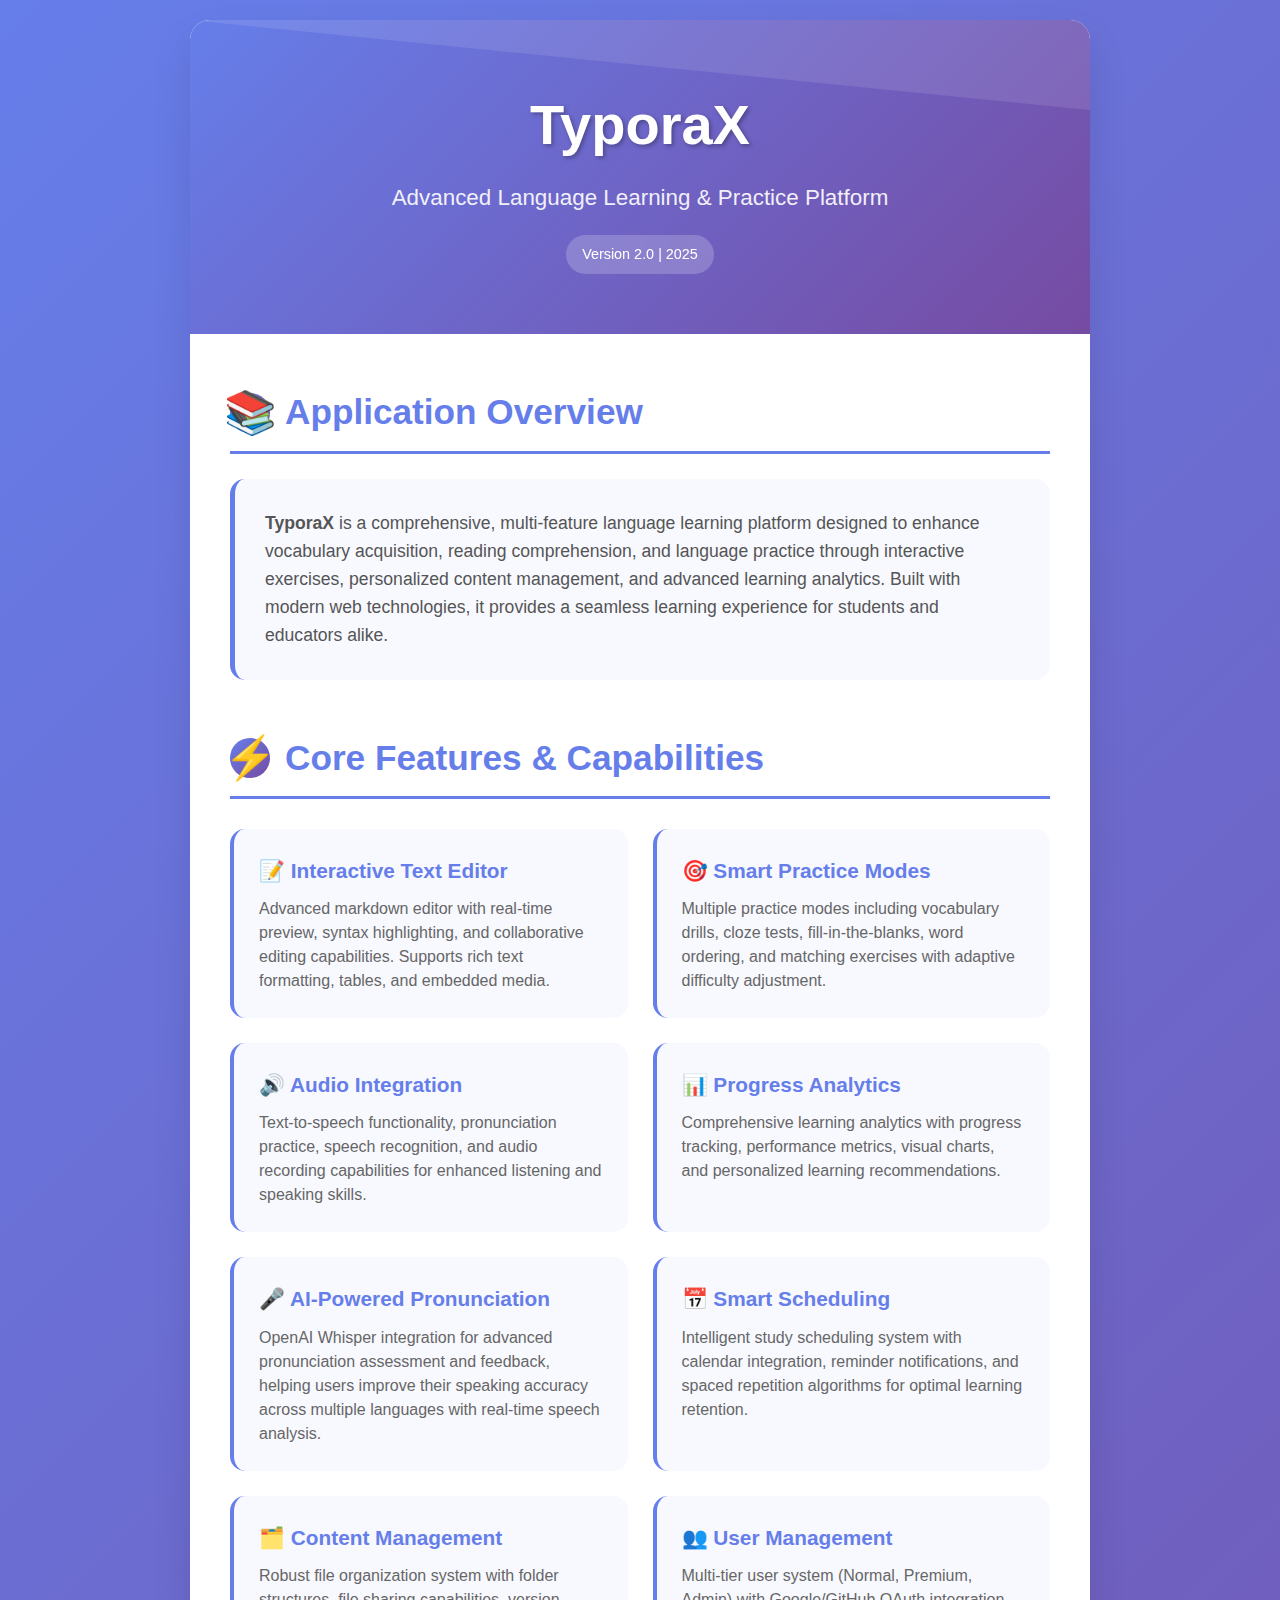
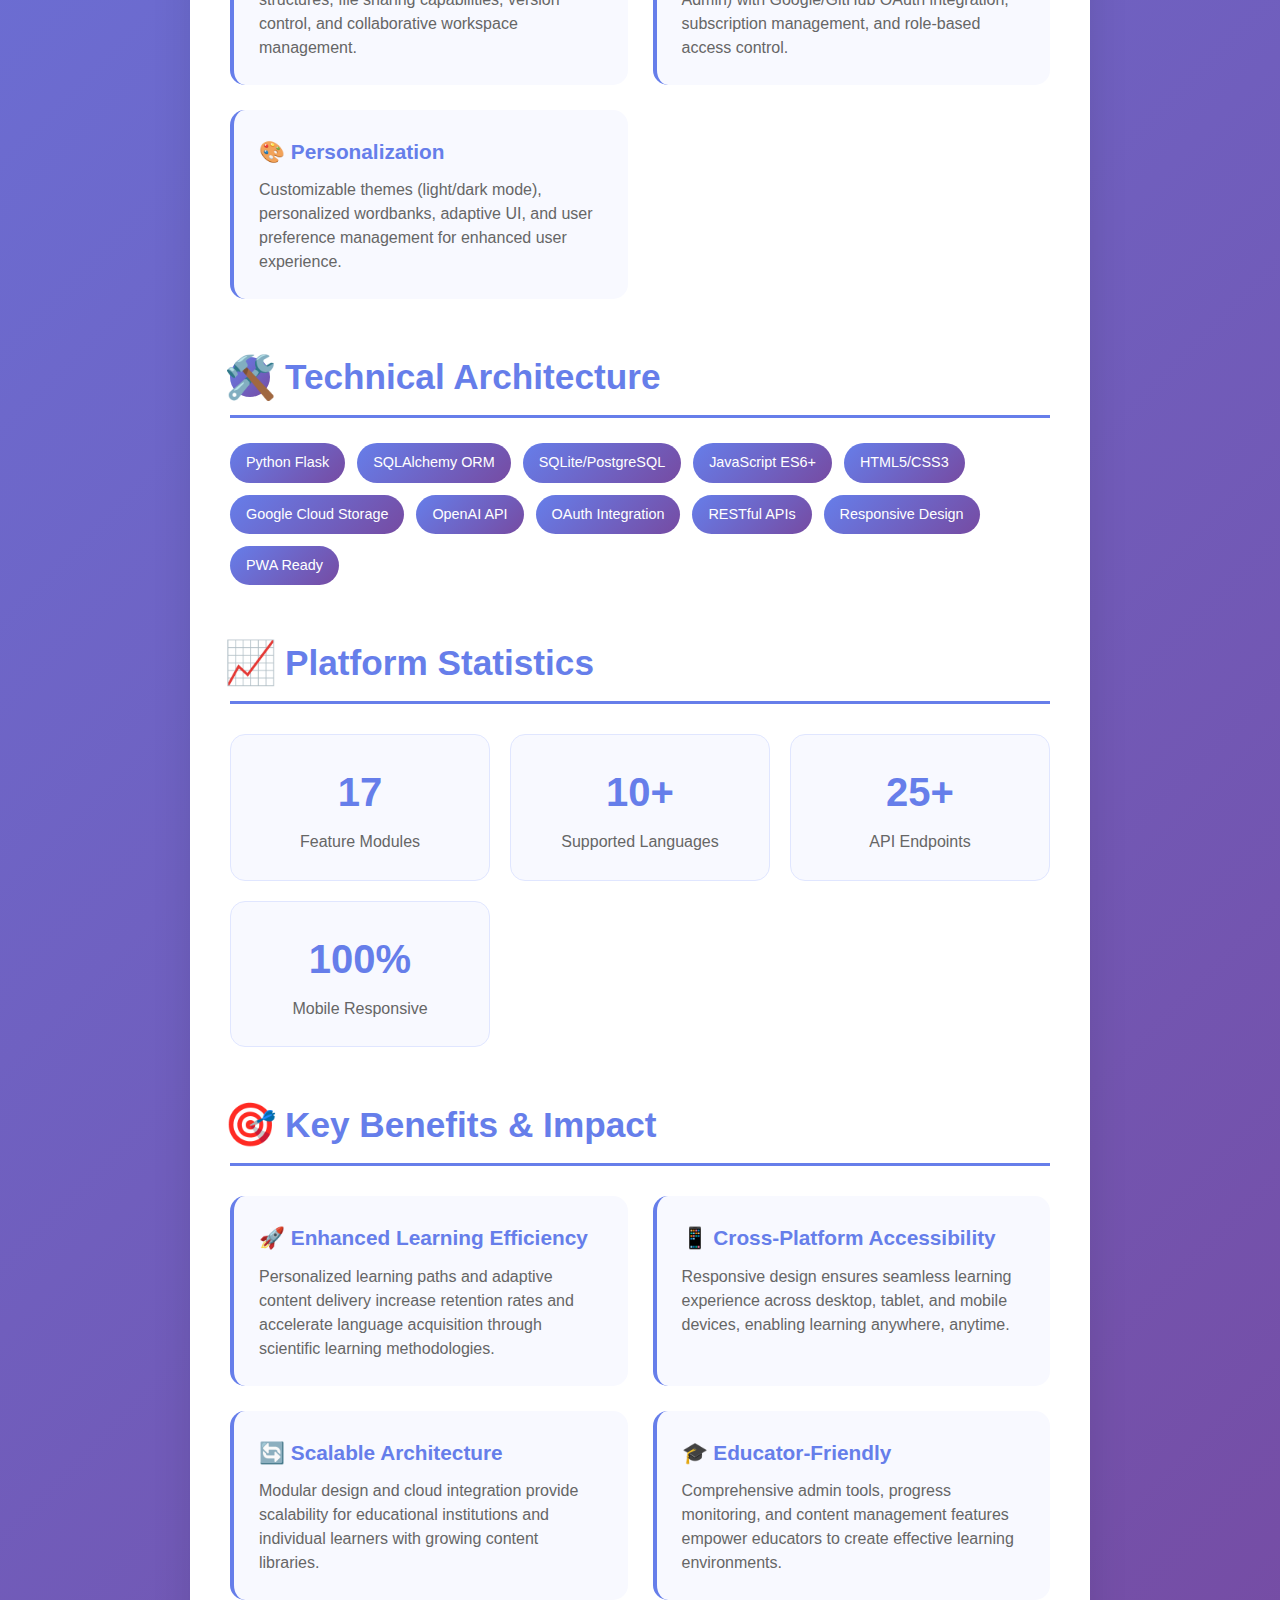
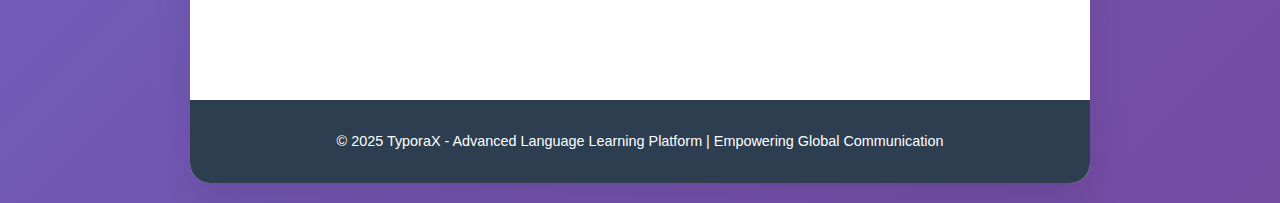
<file: src/templates/cv.html>
<!DOCTYPE html>
<html lang="en">

<head>
    <meta charset="UTF-8">
    <meta name="viewport" content="width=device-width, initial-scale=1.0">
    <link rel="icon" type="image/png" href="{{ url_for('static', filename='img/TyporaX.png') }}">
    <title>TyporaX - Language Learning Platform CV</title>
    <style>
        * {
            margin: 0;
            padding: 0;
            box-sizing: border-box;
        }

        body {
            font-family: 'Segoe UI', Tahoma, Geneva, Verdana, sans-serif;
            line-height: 1.6;
            color: #333;
            background: linear-gradient(135deg, #667eea 0%, #764ba2 100%);
            min-height: 100vh;
            padding: 20px;
        }

        .cv-container {
            max-width: 900px;
            margin: 0 auto;
            background: white;
            border-radius: 20px;
            box-shadow: 0 20px 40px rgba(0, 0, 0, 0.1);
            overflow: hidden;
        }

        .header {
            background: linear-gradient(135deg, #667eea 0%, #764ba2 100%);
            color: white;
            padding: 60px 40px;
            text-align: center;
            position: relative;
        }

        .header::before {
            content: '';
            position: absolute;
            top: 0;
            left: 0;
            right: 0;
            bottom: 0;
            background: url('data:image/svg+xml,<svg xmlns="http://www.w3.org/2000/svg" viewBox="0 0 1000 100" fill="white" fill-opacity="0.1"><polygon points="0,0 1000,0 1000,100"/></svg>');
            background-size: cover;
        }

        .header-content {
            position: relative;
            z-index: 1;
        }

        .app-title {
            font-size: 3.5em;
            font-weight: 700;
            margin-bottom: 10px;
            text-shadow: 2px 2px 4px rgba(0, 0, 0, 0.3);
        }

        .app-subtitle {
            font-size: 1.4em;
            font-weight: 300;
            opacity: 0.9;
            margin-bottom: 20px;
        }

        .app-version {
            display: inline-block;
            background: rgba(255, 255, 255, 0.2);
            padding: 8px 16px;
            border-radius: 20px;
            font-size: 0.9em;
            backdrop-filter: blur(10px);
        }

        .content {
            padding: 50px 40px;
        }

        .section {
            margin-bottom: 50px;
        }

        .section-title {
            font-size: 2.2em;
            color: #667eea;
            margin-bottom: 25px;
            border-bottom: 3px solid #667eea;
            padding-bottom: 10px;
            display: flex;
            align-items: center;
            gap: 15px;
        }

        .section-icon {
            width: 40px;
            height: 40px;
            background: linear-gradient(135deg, #667eea, #764ba2);
            border-radius: 50%;
            display: flex;
            align-items: center;
            justify-content: center;
            color: white;
            font-size: 1.2em;
        }

        .overview {
            font-size: 1.1em;
            color: #555;
            background: #f8f9ff;
            padding: 30px;
            border-radius: 15px;
            border-left: 5px solid #667eea;
        }

        .features-grid {
            display: grid;
            grid-template-columns: repeat(auto-fit, minmax(280px, 1fr));
            gap: 25px;
            margin-top: 30px;
        }

        .feature-card {
            background: #f8f9ff;
            padding: 25px;
            border-radius: 15px;
            border-left: 4px solid #667eea;
            transition: transform 0.3s ease, box-shadow 0.3s ease;
        }

        .feature-card:hover {
            transform: translateY(-5px);
            box-shadow: 0 10px 25px rgba(102, 126, 234, 0.15);
        }

        .feature-title {
            font-size: 1.3em;
            font-weight: 600;
            color: #667eea;
            margin-bottom: 10px;
            display: flex;
            align-items: center;
            gap: 10px;
        }

        .feature-description {
            color: #666;
            line-height: 1.5;
        }

        .tech-stack {
            display: flex;
            flex-wrap: wrap;
            gap: 12px;
            margin-top: 20px;
        }

        .tech-tag {
            background: linear-gradient(135deg, #667eea, #764ba2);
            color: white;
            padding: 8px 16px;
            border-radius: 20px;
            font-size: 0.9em;
            font-weight: 500;
        }

        .stats-grid {
            display: grid;
            grid-template-columns: repeat(auto-fit, minmax(200px, 1fr));
            gap: 20px;
            margin-top: 30px;
        }

        .stat-card {
            text-align: center;
            background: #f8f9ff;
            padding: 25px;
            border-radius: 15px;
            border: 1px solid #e0e6ff;
        }

        .stat-number {
            font-size: 2.5em;
            font-weight: 700;
            color: #667eea;
            display: block;
        }

        .stat-label {
            color: #666;
            font-size: 1em;
            margin-top: 5px;
        }

        .footer {
            background: #2c3e50;
            color: white;
            text-align: center;
            padding: 30px;
            font-size: 0.9em;
        }

        @media (max-width: 768px) {
            .content {
                padding: 30px 20px;
            }

            .header {
                padding: 40px 20px;
            }

            .app-title {
                font-size: 2.5em;
            }

            .features-grid {
                grid-template-columns: 1fr;
            }
        }
    </style>
</head>

<body>
    <div class="cv-container">
        <!-- Header Section -->
        <div class="header">
            <div class="header-content">
                <h1 class="app-title">TyporaX</h1>
                <p class="app-subtitle">Advanced Language Learning & Practice Platform</p>
                <span class="app-version">Version 2.0 | 2025</span>
            </div>
        </div>

        <!-- Content Section -->
        <div class="content">
            <!-- Overview Section -->
            <div class="section">
                <h2 class="section-title">
                    <div class="section-icon">📚</div>
                    Application Overview
                </h2>
                <div class="overview">
                    <strong>TyporaX</strong> is a comprehensive, multi-feature language learning platform designed to
                    enhance vocabulary acquisition,
                    reading comprehension, and language practice through interactive exercises, personalized content
                    management, and
                    advanced learning analytics. Built with modern web technologies, it provides a seamless learning
                    experience
                    for students and educators alike.
                </div>
            </div>

            <!-- Core Features Section -->
            <div class="section">
                <h2 class="section-title">
                    <div class="section-icon">⚡</div>
                    Core Features & Capabilities
                </h2>
                <div class="features-grid">
                    <div class="feature-card">
                        <h3 class="feature-title">📝 Interactive Text Editor</h3>
                        <p class="feature-description">
                            Advanced markdown editor with real-time preview, syntax highlighting, and collaborative
                            editing capabilities.
                            Supports rich text formatting, tables, and embedded media.
                        </p>
                    </div>

                    <div class="feature-card">
                        <h3 class="feature-title">🎯 Smart Practice Modes</h3>
                        <p class="feature-description">
                            Multiple practice modes including vocabulary drills, cloze tests, fill-in-the-blanks, word
                            ordering,
                            and matching exercises with adaptive difficulty adjustment.
                        </p>
                    </div>

                    <div class="feature-card">
                        <h3 class="feature-title">🔊 Audio Integration</h3>
                        <p class="feature-description">
                            Text-to-speech functionality, pronunciation practice, speech recognition, and audio
                            recording
                            capabilities for enhanced listening and speaking skills.
                        </p>
                    </div>

                    <div class="feature-card">
                        <h3 class="feature-title">📊 Progress Analytics</h3>
                        <p class="feature-description">
                            Comprehensive learning analytics with progress tracking, performance metrics, visual charts,
                            and personalized learning recommendations.
                        </p>
                    </div>

                    <div class="feature-card">
                        <h3 class="feature-title">🎤 AI-Powered Pronunciation</h3>
                        <p class="feature-description">
                            OpenAI Whisper integration for advanced pronunciation assessment and feedback, helping users
                            improve their speaking accuracy across multiple languages with real-time speech analysis.
                        </p>
                    </div>

                    <div class="feature-card">
                        <h3 class="feature-title">📅 Smart Scheduling</h3>
                        <p class="feature-description">
                            Intelligent study scheduling system with calendar integration, reminder notifications,
                            and spaced repetition algorithms for optimal learning retention.
                        </p>
                    </div>

                    <div class="feature-card">
                        <h3 class="feature-title">🗂️ Content Management</h3>
                        <p class="feature-description">
                            Robust file organization system with folder structures, file sharing capabilities,
                            version control, and collaborative workspace management.
                        </p>
                    </div>

                    <div class="feature-card">
                        <h3 class="feature-title">👥 User Management</h3>
                        <p class="feature-description">
                            Multi-tier user system (Normal, Premium, Admin) with Google/GitHub OAuth integration,
                            subscription management, and role-based access control.
                        </p>
                    </div>

                    <div class="feature-card">
                        <h3 class="feature-title">🎨 Personalization</h3>
                        <p class="feature-description">
                            Customizable themes (light/dark mode), personalized wordbanks, adaptive UI,
                            and user preference management for enhanced user experience.
                        </p>
                    </div>
                </div>
            </div>

            <!-- Technical Architecture -->
            <div class="section">
                <h2 class="section-title">
                    <div class="section-icon">🛠️</div>
                    Technical Architecture
                </h2>
                <div class="tech-stack">
                    <span class="tech-tag">Python Flask</span>
                    <span class="tech-tag">SQLAlchemy ORM</span>
                    <span class="tech-tag">SQLite/PostgreSQL</span>
                    <span class="tech-tag">JavaScript ES6+</span>
                    <span class="tech-tag">HTML5/CSS3</span>
                    <span class="tech-tag">Google Cloud Storage</span>
                    <span class="tech-tag">OpenAI API</span>
                    <span class="tech-tag">OAuth Integration</span>
                    <span class="tech-tag">RESTful APIs</span>
                    <span class="tech-tag">Responsive Design</span>
                    <span class="tech-tag">PWA Ready</span>
                </div>
            </div>

            <!-- Performance Metrics -->
            <div class="section">
                <h2 class="section-title">
                    <div class="section-icon">📈</div>
                    Platform Statistics
                </h2>
                <div class="stats-grid">
                    <div class="stat-card">
                        <span class="stat-number">17</span>
                        <div class="stat-label">Feature Modules</div>
                    </div>
                    <div class="stat-card">
                        <span class="stat-number">10+</span>
                        <div class="stat-label">Supported Languages</div>
                    </div>
                    <div class="stat-card">
                        <span class="stat-number">25+</span>
                        <div class="stat-label">API Endpoints</div>
                    </div>
                    <div class="stat-card">
                        <span class="stat-number">100%</span>
                        <div class="stat-label">Mobile Responsive</div>
                    </div>
                </div>
            </div>

            <!-- Key Benefits -->
            <div class="section">
                <h2 class="section-title">
                    <div class="section-icon">🎯</div>
                    Key Benefits & Impact
                </h2>
                <div class="features-grid">
                    <div class="feature-card">
                        <h3 class="feature-title">🚀 Enhanced Learning Efficiency</h3>
                        <p class="feature-description">
                            Personalized learning paths and adaptive content delivery increase retention rates and
                            accelerate language acquisition through scientific learning methodologies.
                        </p>
                    </div>

                    <div class="feature-card">
                        <h3 class="feature-title">📱 Cross-Platform Accessibility</h3>
                        <p class="feature-description">
                            Responsive design ensures seamless learning experience across desktop, tablet, and mobile
                            devices,
                            enabling learning anywhere, anytime.
                        </p>
                    </div>

                    <div class="feature-card">
                        <h3 class="feature-title">🔄 Scalable Architecture</h3>
                        <p class="feature-description">
                            Modular design and cloud integration provide scalability for educational institutions
                            and individual learners with growing content libraries.
                        </p>
                    </div>

                    <div class="feature-card">
                        <h3 class="feature-title">🎓 Educator-Friendly</h3>
                        <p class="feature-description">
                            Comprehensive admin tools, progress monitoring, and content management features
                            empower educators to create effective learning environments.
                        </p>
                    </div>
                </div>
            </div>
        </div>

        <!-- Footer -->
        <div class="footer">
            <p>&copy; 2025 TyporaX - Advanced Language Learning Platform | Empowering Global Communication</p>
        </div>
    </div>
</body>

</html>
</file>
